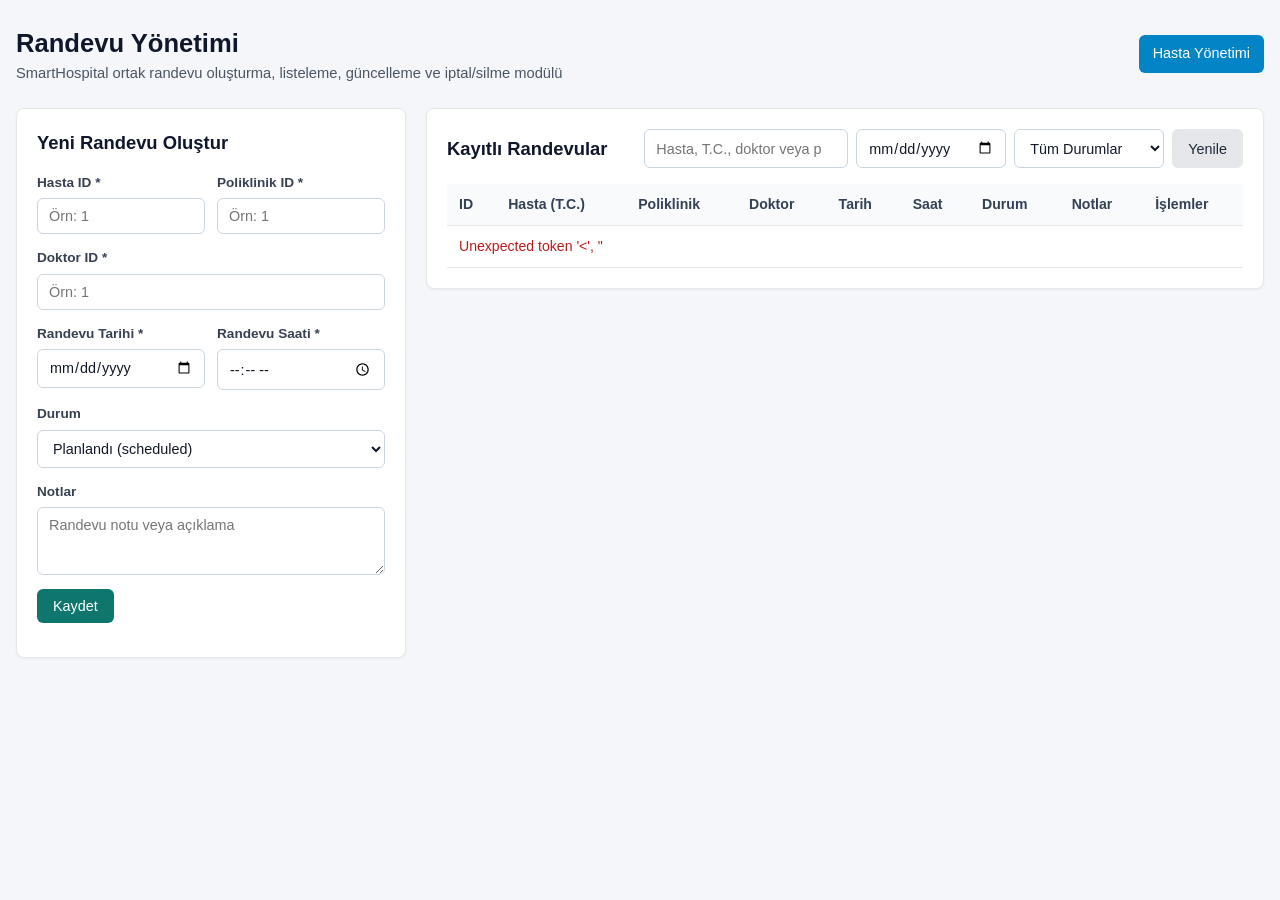
<file: SmartHospital/SmartHospital/frontend/appointments/index.html>
<!DOCTYPE html>
<html lang="tr">
<head>
  <meta charset="UTF-8" />
  <meta name="viewport" content="width=device-width, initial-scale=1.0" />
  <title>SmartHospital - Randevu Yönetimi</title>
  <link rel="stylesheet" href="appointments.css" />
</head>
<body>
  <div class="page-wrapper">
    <header class="page-header">
      <div>
        <h1>Randevu Yönetimi</h1>
        <p class="subtitle">SmartHospital ortak randevu oluşturma, listeleme, güncelleme ve iptal/silme modülü</p>
      </div>
      <nav class="top-nav">
        <a href="../patients/index.html" class="nav-link">Hasta Yönetimi</a>
      </nav>
    </header>

    <main class="content-grid">
      <section class="card form-card">
        <h2 id="formTitle">Yeni Randevu Oluştur</h2>
        <form id="appointmentForm" novalidate>
          <input type="hidden" id="appointmentId" name="id" />

          <div class="form-row">
            <div class="form-group">
              <label for="patientId">Hasta ID *</label>
              <input type="number" id="patientId" name="patient_id" min="1" required placeholder="Örn: 1" />
            </div>

            <div class="form-group">
              <label for="clinicId">Poliklinik ID *</label>
              <input type="number" id="clinicId" name="clinic_id" min="1" required placeholder="Örn: 1" />
            </div>
          </div>

          <div class="form-group">
            <label for="doctorId">Doktor ID *</label>
            <input type="number" id="doctorId" name="doctor_id" min="1" required placeholder="Örn: 1" />
          </div>

          <div class="form-row">
            <div class="form-group">
              <label for="appointmentDate">Randevu Tarihi *</label>
              <input type="date" id="appointmentDate" name="appointment_date" required />
            </div>

            <div class="form-group">
              <label for="appointmentTime">Randevu Saati *</label>
              <input type="time" id="appointmentTime" name="appointment_time" required />
            </div>
          </div>

          <div class="form-group">
            <label for="status">Durum</label>
            <select id="status" name="status">
              <option value="scheduled">Planlandı (scheduled)</option>
              <option value="completed">Tamamlandı (completed)</option>
              <option value="cancelled">İptal Edildi (cancelled)</option>
            </select>
          </div>

          <div class="form-group">
            <label for="notes">Notlar</label>
            <textarea id="notes" name="notes" rows="3" placeholder="Randevu notu veya açıklama"></textarea>
          </div>

          <div class="form-actions">
            <button type="submit" id="submitBtn" class="btn btn-primary">Kaydet</button>
            <button type="button" id="cancelEditBtn" class="btn btn-secondary hidden">İptal</button>
          </div>
        </form>
        <div id="formFeedback" class="feedback" role="status" aria-live="polite"></div>
      </section>

      <section class="card list-card">
        <div class="list-header">
          <h2>Kayıtlı Randevular</h2>
          <div class="filter-bar">
            <input type="search" id="searchInput" placeholder="Hasta, T.C., doktor veya poliklinik ara..." />
            <input type="date" id="dateFilter" />
            <select id="statusFilter">
              <option value="">Tüm Durumlar</option>
              <option value="scheduled">Planlandı</option>
              <option value="completed">Tamamlandı</option>
              <option value="cancelled">İptal Edildi</option>
            </select>
            <button type="button" id="refreshBtn" class="btn btn-secondary">Yenile</button>
          </div>
        </div>

        <div class="table-container">
          <table class="data-table">
            <thead>
              <tr>
                <th>ID</th>
                <th>Hasta (T.C.)</th>
                <th>Poliklinik</th>
                <th>Doktor</th>
                <th>Tarih</th>
                <th>Saat</th>
                <th>Durum</th>
                <th>Notlar</th>
                <th>İşlemler</th>
              </tr>
            </thead>
            <tbody id="appointmentsTableBody">
              <tr>
                <td colspan="9" class="empty-row">Randevular yükleniyor...</td>
              </tr>
            </tbody>
          </table>
        </div>
      </section>
    </main>
  </div>

  <script src="appointments.js"></script>
</body>
</html>
</file>
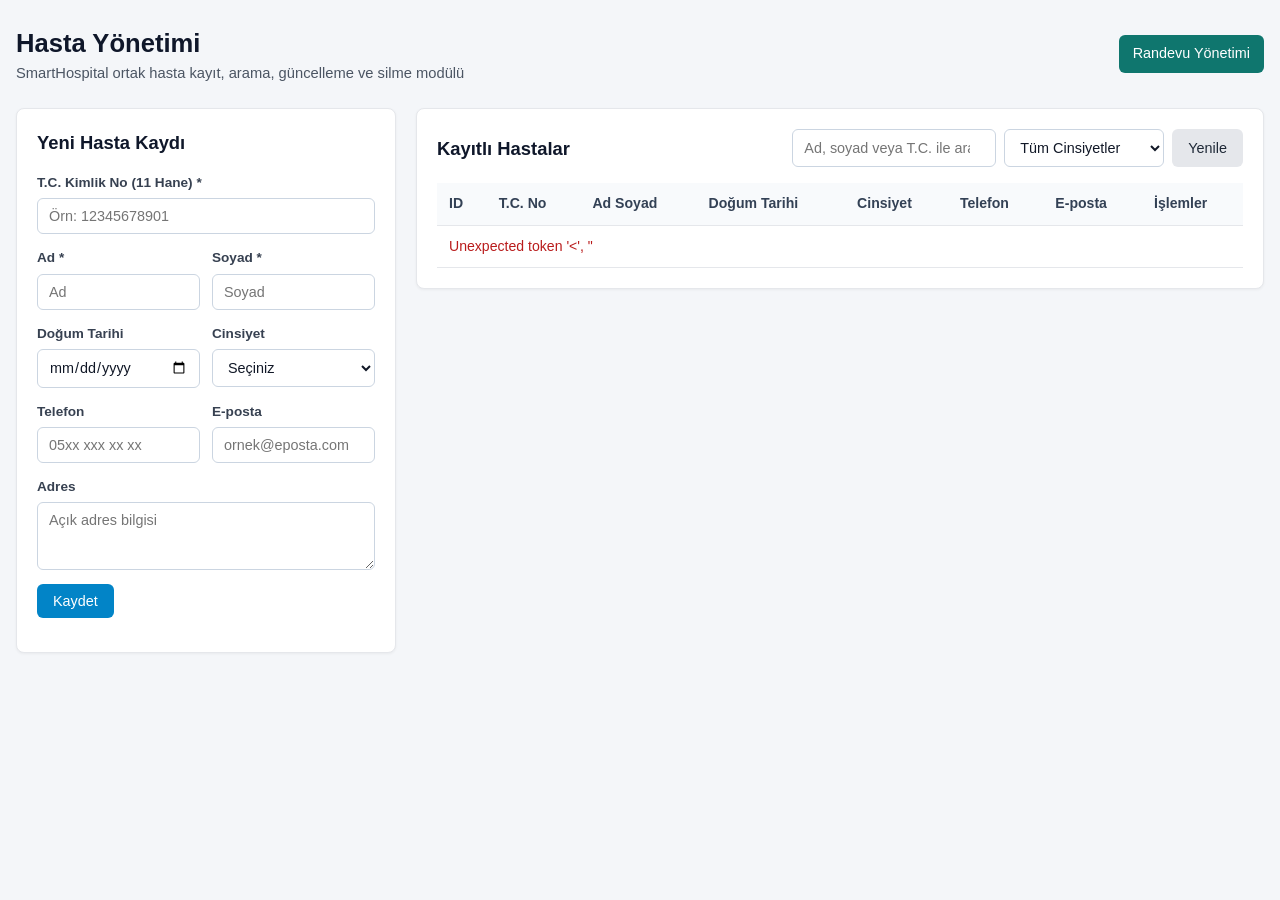
<file: SmartHospital/SmartHospital/frontend/patients/index.html>
<!DOCTYPE html>
<html lang="tr">
<head>
  <meta charset="UTF-8" />
  <meta name="viewport" content="width=device-width, initial-scale=1.0" />
  <title>SmartHospital - Hasta Yönetimi</title>
  <link rel="stylesheet" href="patients.css" />
</head>
<body>
  <div class="page-wrapper">
    <header class="page-header">
      <div>
        <h1>Hasta Yönetimi</h1>
        <p class="subtitle">SmartHospital ortak hasta kayıt, arama, güncelleme ve silme modülü</p>
      </div>
      <nav class="top-nav">
        <a href="../appointments/index.html" class="nav-link">Randevu Yönetimi</a>
      </nav>
    </header>

    <main class="content-grid">
      <section class="card form-card">
        <h2 id="formTitle">Yeni Hasta Kaydı</h2>
        <form id="patientForm" novalidate>
          <input type="hidden" id="patientId" name="id" />

          <div class="form-group">
            <label for="tcNo">T.C. Kimlik No (11 Hane) *</label>
            <input type="text" id="tcNo" name="tc_no" maxlength="11" inputmode="numeric" required placeholder="Örn: 12345678901" />
          </div>

          <div class="form-row">
            <div class="form-group">
              <label for="firstName">Ad *</label>
              <input type="text" id="firstName" name="first_name" maxlength="80" required placeholder="Ad" />
            </div>

            <div class="form-group">
              <label for="lastName">Soyad *</label>
              <input type="text" id="lastName" name="last_name" maxlength="80" required placeholder="Soyad" />
            </div>
          </div>

          <div class="form-row">
            <div class="form-group">
              <label for="birthDate">Doğum Tarihi</label>
              <input type="date" id="birthDate" name="birth_date" />
            </div>

            <div class="form-group">
              <label for="gender">Cinsiyet</label>
              <select id="gender" name="gender">
                <option value="">Seçiniz</option>
                <option value="female">Kadın</option>
                <option value="male">Erkek</option>
                <option value="other">Diğer</option>
              </select>
            </div>
          </div>

          <div class="form-row">
            <div class="form-group">
              <label for="phone">Telefon</label>
              <input type="text" id="phone" name="phone" maxlength="30" placeholder="05xx xxx xx xx" />
            </div>

            <div class="form-group">
              <label for="email">E-posta</label>
              <input type="email" id="email" name="email" maxlength="150" placeholder="ornek@eposta.com" />
            </div>
          </div>

          <div class="form-group">
            <label for="address">Adres</label>
            <textarea id="address" name="address" rows="3" placeholder="Açık adres bilgisi"></textarea>
          </div>

          <div class="form-actions">
            <button type="submit" id="submitBtn" class="btn btn-primary">Kaydet</button>
            <button type="button" id="cancelEditBtn" class="btn btn-secondary hidden">İptal</button>
          </div>
        </form>
        <div id="formFeedback" class="feedback" role="status" aria-live="polite"></div>
      </section>

      <section class="card list-card">
        <div class="list-header">
          <h2>Kayıtlı Hastalar</h2>
          <div class="filter-bar">
            <input type="search" id="searchInput" placeholder="Ad, soyad veya T.C. ile ara..." />
            <select id="genderFilter">
              <option value="">Tüm Cinsiyetler</option>
              <option value="female">Kadın</option>
              <option value="male">Erkek</option>
              <option value="other">Diğer</option>
            </select>
            <button type="button" id="refreshBtn" class="btn btn-secondary">Yenile</button>
          </div>
        </div>

        <div class="table-container">
          <table class="data-table">
            <thead>
              <tr>
                <th>ID</th>
                <th>T.C. No</th>
                <th>Ad Soyad</th>
                <th>Doğum Tarihi</th>
                <th>Cinsiyet</th>
                <th>Telefon</th>
                <th>E-posta</th>
                <th>İşlemler</th>
              </tr>
            </thead>
            <tbody id="patientsTableBody">
              <tr>
                <td colspan="8" class="empty-row">Kayıtlar yükleniyor...</td>
              </tr>
            </tbody>
          </table>
        </div>
      </section>
    </main>
  </div>

  <script src="patients.js"></script>
</body>
</html>
</file>
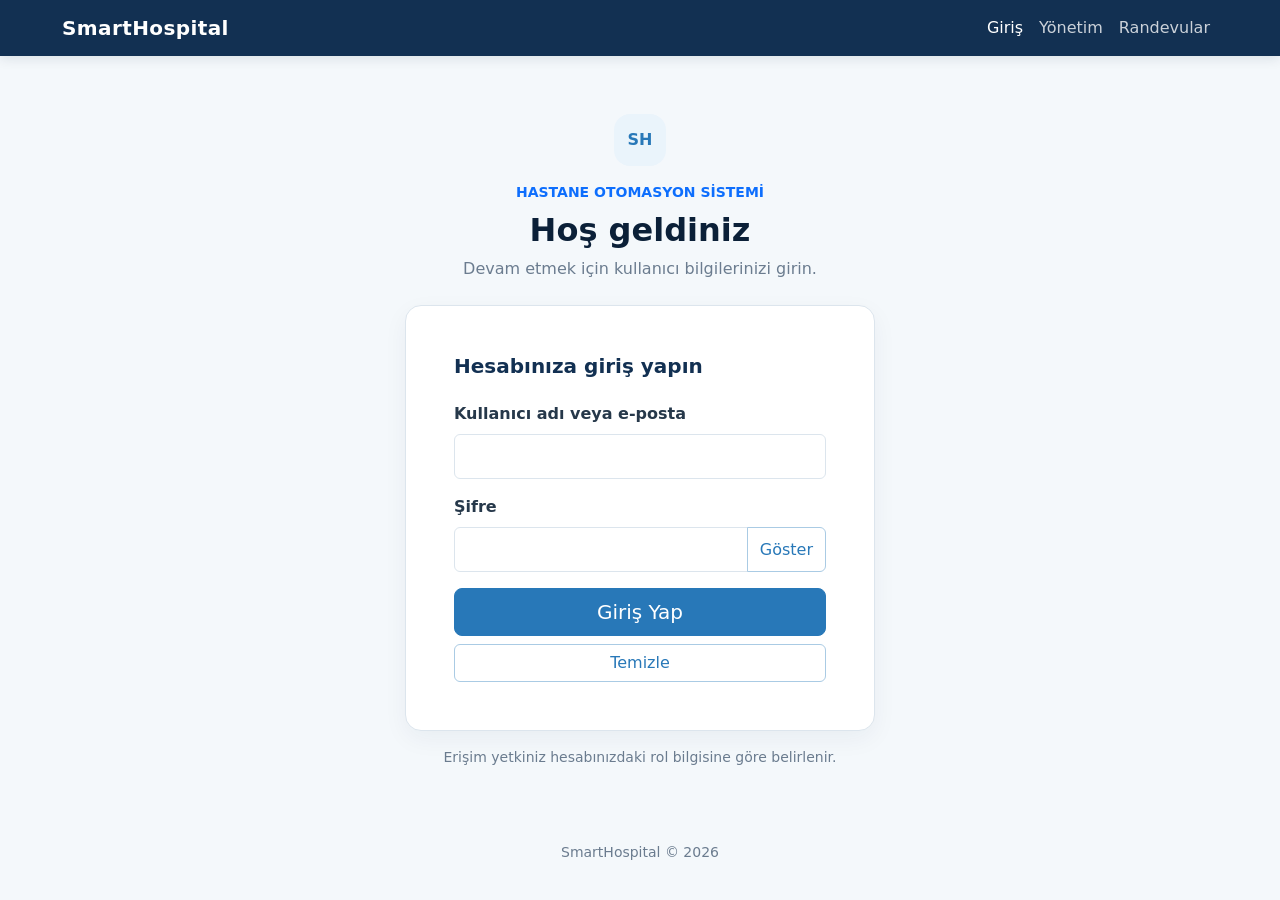
<file: views/login.html>
<!doctype html>
<html lang="tr">
<head>
    <meta charset="utf-8">
    <meta name="viewport" content="width=device-width, initial-scale=1">
    <meta name="description" content="SmartHospital hastane otomasyonu kullanıcı girişi">
    <title>Giriş Yap | SmartHospital</title>
    <link href="https://cdn.jsdelivr.net/npm/bootstrap@5.3.3/dist/css/bootstrap.min.css" rel="stylesheet">
    <link href="../assets/style.css" rel="stylesheet">
</head>
<body>
    <nav class="navbar navbar-expand-lg app-navbar">
        <div class="container page-container">
            <a class="navbar-brand" href="login.html">SmartHospital</a>
            <button class="navbar-toggler" type="button" data-bs-toggle="collapse" data-bs-target="#mainNavigation" aria-controls="mainNavigation" aria-expanded="false" aria-label="Menüyü aç veya kapat">
                <span class="navbar-toggler-icon"></span>
            </button>
            <div class="collapse navbar-collapse" id="mainNavigation">
                <div class="navbar-nav ms-auto">
                    <a class="nav-link active" aria-current="page" href="login.html">Giriş</a>
                    <a class="nav-link" href="yonetim.html">Yönetim</a>
                    <a class="nav-link" href="randevular.html">Randevular</a>
                </div>
            </div>
        </div>
    </nav>

    <main class="container page-container login-main d-flex flex-column justify-content-center py-5">
        <div class="login-wrap">
            <div class="login-heading text-center mb-4">
                <span class="login-brand-mark mb-3">SH</span>
                <p class="text-uppercase small fw-semibold text-primary mb-2">Hastane otomasyon sistemi</p>
                <h1 class="h2 fw-bold mb-2">Hoş geldiniz</h1>
                <p class="text-muted-custom mb-0">Devam etmek için kullanıcı bilgilerinizi girin.</p>
            </div>

            <section class="card hospital-card">
                <div class="card-body p-4 p-md-5">
                    <h2 class="h5 card-title mb-4">Hesabınıza giriş yapın</h2>
                    <form method="post" action="../api/login.php" data-login-form>
                        <div class="mb-3">
                            <label for="identifier" class="form-label">Kullanıcı adı veya e-posta</label>
                            <input type="text" class="form-control" id="identifier" name="identifier" autocomplete="username" required>
                        </div>
                        <div class="mb-3">
                            <label for="password" class="form-label">Şifre</label>
                            <div class="input-group">
                                <input type="password" class="form-control" id="password" name="password" autocomplete="current-password" required>
                                <button class="btn btn-outline-primary" type="button" data-password-toggle aria-controls="password" aria-pressed="false">Göster</button>
                            </div>
                        </div>
                        <div class="d-grid gap-2">
                            <button type="submit" class="btn btn-primary btn-lg">Giriş Yap</button>
                            <button type="reset" class="btn btn-outline-primary">Temizle</button>
                        </div>
                        <div class="alert alert-danger mt-3 mb-0 d-none" role="alert" aria-live="assertive" data-login-feedback></div>
                    </form>
                </div>
            </section>
            <p class="small text-center text-muted-custom mt-3 mb-0">Erişim yetkiniz hesabınızdaki rol bilgisine göre belirlenir.</p>
        </div>
    </main>

    <footer class="app-footer text-center py-3">SmartHospital &copy; 2026</footer>
    <script src="https://cdn.jsdelivr.net/npm/bootstrap@5.3.3/dist/js/bootstrap.bundle.min.js"></script>
    <script src="../assets/app.js" defer></script>
</body>
</html>
</file>
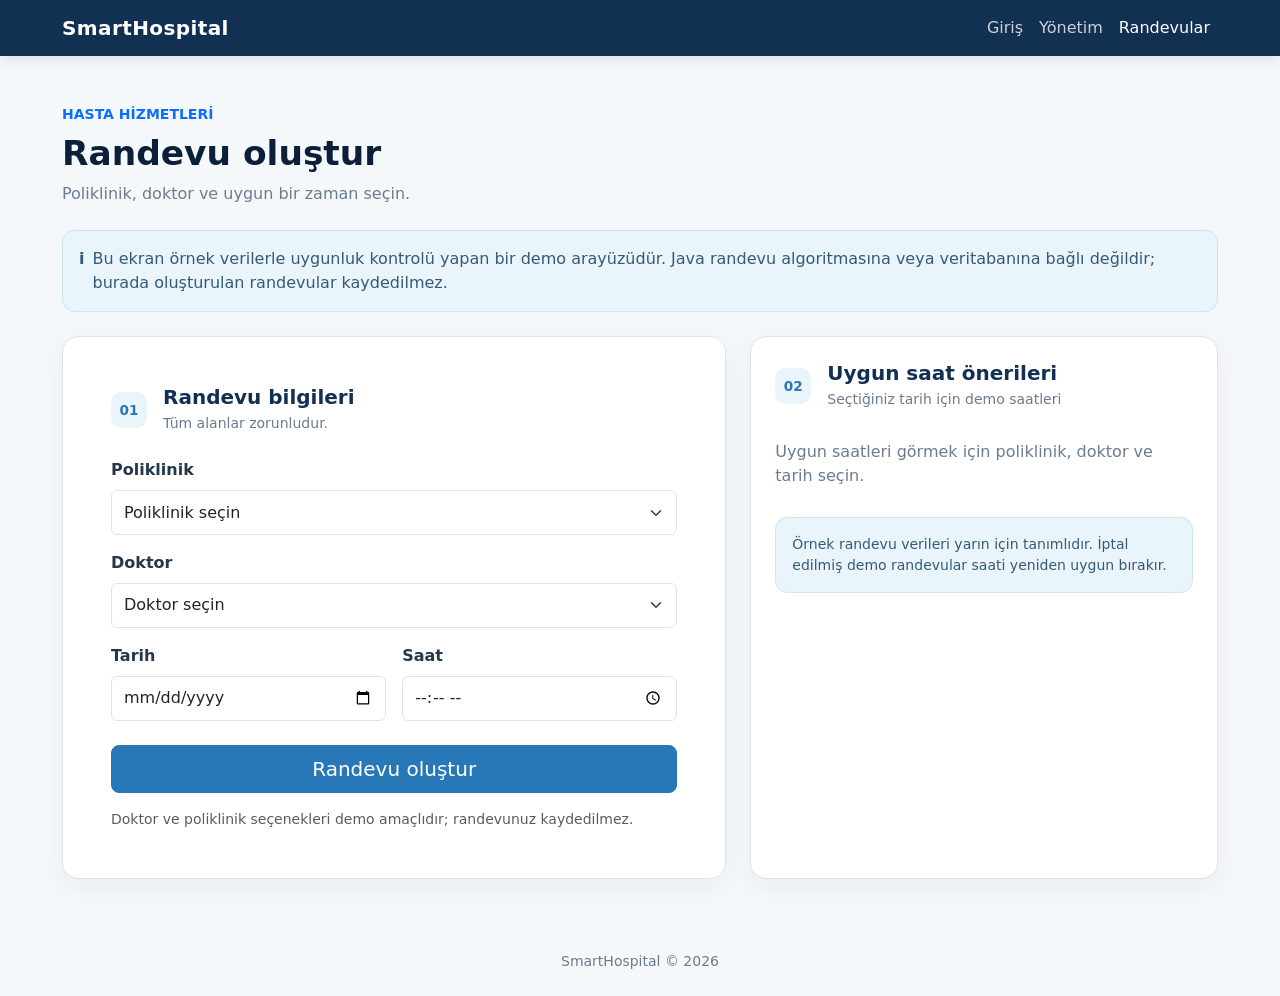
<file: views/randevular.html>
<!doctype html>
<html lang="tr">
<head>
    <meta charset="utf-8">
    <meta name="viewport" content="width=device-width, initial-scale=1">
    <meta name="description" content="SmartHospital randevu oluşturma arayüzü">
    <title>Randevular | SmartHospital</title>
    <link href="https://cdn.jsdelivr.net/npm/bootstrap@5.3.3/dist/css/bootstrap.min.css" rel="stylesheet">
    <link href="../assets/style.css" rel="stylesheet">
</head>
<body>
    <nav class="navbar navbar-expand-lg app-navbar">
        <div class="container page-container">
            <a class="navbar-brand" href="login.html">SmartHospital</a>
            <button class="navbar-toggler" type="button" data-bs-toggle="collapse" data-bs-target="#mainNavigation" aria-controls="mainNavigation" aria-expanded="false" aria-label="Menüyü aç veya kapat">
                <span class="navbar-toggler-icon"></span>
            </button>
            <div class="collapse navbar-collapse" id="mainNavigation">
                <div class="navbar-nav ms-auto">
                    <a class="nav-link" href="login.html">Giriş</a>
                    <a class="nav-link" href="yonetim.html">Yönetim</a>
                    <a class="nav-link active" aria-current="page" href="randevular.html">Randevular</a>
                </div>
            </div>
        </div>
    </nav>

    <main class="container page-container py-4 py-lg-5">
        <header class="page-heading">
            <p class="text-uppercase small fw-semibold text-primary mb-2">Hasta hizmetleri</p>
            <h1>Randevu oluştur</h1>
            <p class="mb-0">Poliklinik, doktor ve uygun bir zaman seçin.</p>
        </header>

        <div class="alert info-panel d-flex align-items-start gap-2 mb-4" role="note">
            <span class="fw-bold" aria-hidden="true">i</span>
            <p class="mb-0">Bu ekran örnek verilerle uygunluk kontrolü yapan bir demo arayüzüdür. Java randevu algoritmasına veya veritabanına bağlı değildir; burada oluşturulan randevular kaydedilmez.</p>
        </div>

        <div class="row g-4">
            <div class="col-12 col-lg-7">
                <section class="card hospital-card">
                    <div class="card-body p-4 p-lg-5">
                        <div class="d-flex align-items-center gap-3 mb-4">
                            <span class="section-icon" aria-hidden="true">01</span>
                            <div>
                                <h2 class="h5 card-title mb-1">Randevu bilgileri</h2>
                                <p class="small text-muted-custom mb-0">Tüm alanlar zorunludur.</p>
                            </div>
                        </div>
                        <form data-demo-form data-scheduler-form novalidate>
                            <div class="mb-3">
                                <label for="appointmentClinic" class="form-label">Poliklinik</label>
                                <select class="form-select" id="appointmentClinic" name="clinic" required>
                                    <option value="" selected disabled>Poliklinik seçin</option>
                                    <option value="demo-dahiliye">Örnek: Dahiliye (demo)</option>
                                    <option value="demo-kardiyoloji">Örnek: Kardiyoloji (demo)</option>
                                </select>
                                <div class="invalid-feedback">Bir poliklinik seçin.</div>
                            </div>
                            <div class="mb-3">
                                <label for="appointmentDoctor" class="form-label">Doktor</label>
                                <select class="form-select" id="appointmentDoctor" name="doctor" required>
                                    <option value="" selected disabled>Doktor seçin</option>
                                    <option value="demo-doctor-1" data-clinic="demo-dahiliye">Örnek: Dr. Ayşe Yılmaz (demo)</option>
                                    <option value="demo-doctor-2" data-clinic="demo-kardiyoloji">Örnek: Dr. Mehmet Demir (demo)</option>
                                </select>
                                <div class="invalid-feedback">Bir doktor seçin.</div>
                            </div>
                            <div class="row g-3 mb-4">
                                <div class="col-sm-6">
                                    <label for="appointmentDate" class="form-label">Tarih</label>
                                    <input type="date" class="form-control" id="appointmentDate" name="date" data-no-past required>
                                    <div class="invalid-feedback">Bugün veya ileri bir tarih seçin.</div>
                                </div>
                                <div class="col-sm-6">
                                    <label for="appointmentTime" class="form-label">Saat</label>
                                    <input type="time" class="form-control" id="appointmentTime" name="time" required>
                                    <div class="invalid-feedback">Bir saat seçin.</div>
                                </div>
                            </div>
                            <button type="submit" class="btn btn-primary btn-lg w-100">Randevu oluştur</button>
                            <div class="alert alert-info mt-3 mb-0 d-none" role="status" aria-live="polite" data-form-feedback></div>
                            <p class="form-text mb-0 mt-3">Doktor ve poliklinik seçenekleri demo amaçlıdır; randevunuz kaydedilmez.</p>
                        </form>
                    </div>
                </section>
            </div>

            <div class="col-12 col-lg-5">
                <aside class="card hospital-card h-100" aria-labelledby="suggestionsTitle">
                    <div class="card-body p-4">
                        <div class="d-flex align-items-center gap-3 mb-3">
                            <span class="section-icon" aria-hidden="true">02</span>
                            <div>
                                <h2 class="h5 card-title mb-1" id="suggestionsTitle">Uygun saat önerileri</h2>
                                <p class="small text-muted-custom mb-0">Seçtiğiniz tarih için demo saatleri</p>
                            </div>
                        </div>
                        <ul class="suggestion-list" id="availableTimes" aria-live="polite">
                            <li class="text-muted-custom">Poliklinik, doktor ve tarih seçince öneriler burada gösterilecek.</li>
                        </ul>
                        <div class="info-panel p-3 mt-3 small">
                            Örnek randevu verileri yarın için tanımlıdır. İptal edilmiş demo randevular saati yeniden uygun bırakır.
                        </div>
                    </div>
                </aside>
            </div>
        </div>
    </main>

    <footer class="app-footer text-center py-4">SmartHospital &copy; 2026</footer>
    <script src="https://cdn.jsdelivr.net/npm/bootstrap@5.3.3/dist/js/bootstrap.bundle.min.js"></script>
    <script src="../assets/app.js" defer></script>
</body>
</html>
</file>
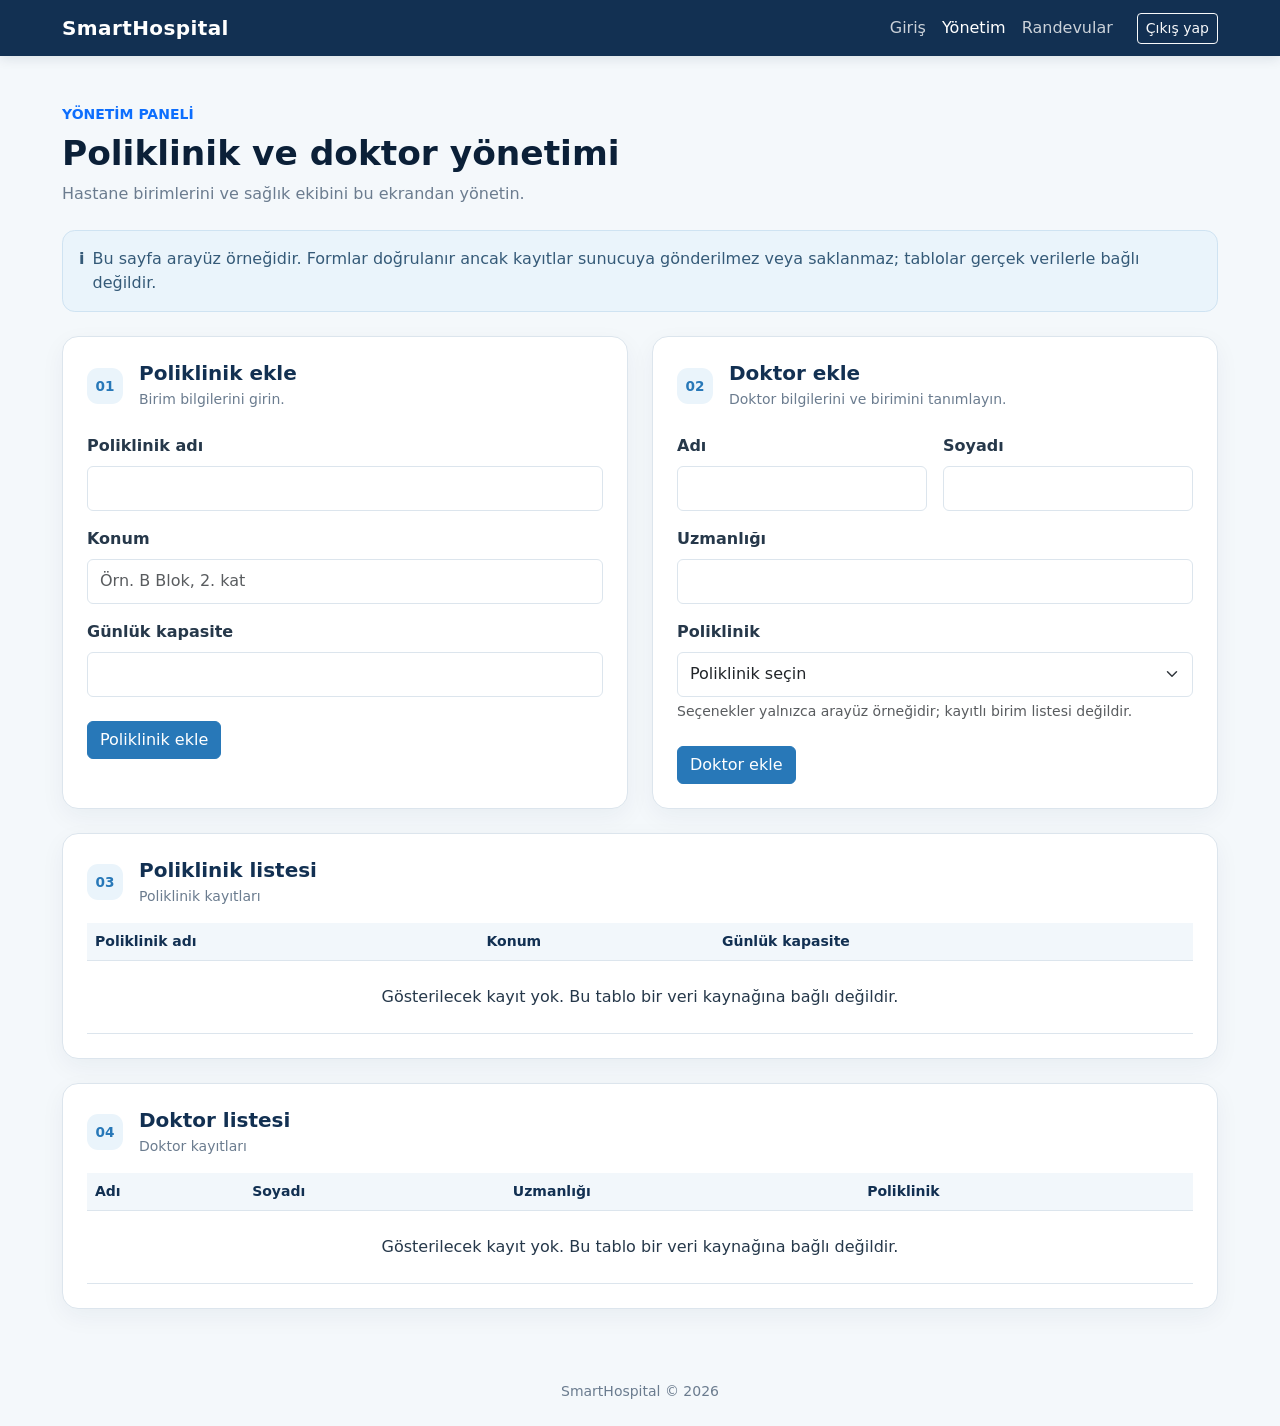
<file: views/yonetim.html>
<!doctype html>
<html lang="tr">
<head>
    <meta charset="utf-8">
    <meta name="viewport" content="width=device-width, initial-scale=1">
    <meta name="description" content="SmartHospital poliklinik ve doktor yönetimi">
    <title>Yönetim | SmartHospital</title>
    <link href="https://cdn.jsdelivr.net/npm/bootstrap@5.3.3/dist/css/bootstrap.min.css" rel="stylesheet">
    <link href="../assets/style.css" rel="stylesheet">
</head>
<body>
    <nav class="navbar navbar-expand-lg app-navbar">
        <div class="container page-container">
            <a class="navbar-brand" href="login.html">SmartHospital</a>
            <button class="navbar-toggler" type="button" data-bs-toggle="collapse" data-bs-target="#mainNavigation" aria-controls="mainNavigation" aria-expanded="false" aria-label="Menüyü aç veya kapat">
                <span class="navbar-toggler-icon"></span>
            </button>
            <div class="collapse navbar-collapse" id="mainNavigation">
                <div class="navbar-nav ms-auto">
                    <a class="nav-link" href="login.html">Giriş</a>
                    <a class="nav-link active" aria-current="page" href="yonetim.html">Yönetim</a>
                    <a class="nav-link" href="randevular.html">Randevular</a>
                </div>
                <form class="d-flex ms-lg-3" method="post" action="../api/logout.php">
                    <button class="btn btn-outline-light btn-sm" type="submit">Çıkış yap</button>
                </form>
            </div>
        </div>
    </nav>

    <main class="container page-container py-4 py-lg-5">
        <header class="page-heading">
            <p class="text-uppercase small fw-semibold text-primary mb-2">Yönetim paneli</p>
            <h1>Poliklinik ve doktor yönetimi</h1>
            <p class="mb-0">Hastane birimlerini ve sağlık ekibini bu ekrandan yönetin.</p>
        </header>

        <div class="alert info-panel d-flex align-items-start gap-2 mb-4" role="note">
            <span class="fw-bold" aria-hidden="true">i</span>
            <p class="mb-0">Bu sayfa arayüz örneğidir. Formlar doğrulanır ancak kayıtlar sunucuya gönderilmez veya saklanmaz; tablolar gerçek verilerle bağlı değildir.</p>
        </div>

        <div class="row g-4 mb-4">
            <div class="col-12 col-xl-6">
                <section class="card hospital-card h-100">
                    <div class="card-body p-4">
                        <div class="d-flex align-items-center gap-3 mb-4">
                            <span class="section-icon" aria-hidden="true">01</span>
                            <div>
                                <h2 class="h5 card-title mb-1">Poliklinik ekle</h2>
                                <p class="small text-muted-custom mb-0">Birim bilgilerini girin.</p>
                            </div>
                        </div>
                        <form data-demo-form data-success-message="Form doğrulandı; poliklinik kaydı bu arayüzde saklanmadı." novalidate>
                            <div class="mb-3">
                                <label for="clinicName" class="form-label">Poliklinik adı</label>
                                <input type="text" class="form-control" id="clinicName" name="clinicName" required>
                                <div class="invalid-feedback">Poliklinik adını girin.</div>
                            </div>
                            <div class="mb-3">
                                <label for="clinicLocation" class="form-label">Konum</label>
                                <input type="text" class="form-control" id="clinicLocation" name="clinicLocation" placeholder="Örn. B Blok, 2. kat" required>
                                <div class="invalid-feedback">Poliklinik konumunu girin.</div>
                            </div>
                            <div class="mb-4">
                                <label for="dailyCapacity" class="form-label">Günlük kapasite</label>
                                <input type="number" class="form-control" id="dailyCapacity" name="dailyCapacity" min="1" step="1" inputmode="numeric" required>
                                <div class="invalid-feedback">En az 1 olan geçerli bir kapasite girin.</div>
                            </div>
                            <button type="submit" class="btn btn-primary">Poliklinik ekle</button>
                            <div class="alert alert-info mt-3 mb-0 d-none" role="status" aria-live="polite" data-form-feedback></div>
                        </form>
                    </div>
                </section>
            </div>

            <div class="col-12 col-xl-6">
                <section class="card hospital-card h-100">
                    <div class="card-body p-4">
                        <div class="d-flex align-items-center gap-3 mb-4">
                            <span class="section-icon" aria-hidden="true">02</span>
                            <div>
                                <h2 class="h5 card-title mb-1">Doktor ekle</h2>
                                <p class="small text-muted-custom mb-0">Doktor bilgilerini ve birimini tanımlayın.</p>
                            </div>
                        </div>
                        <form data-demo-form data-success-message="Form doğrulandı; doktor kaydı bu arayüzde saklanmadı." novalidate>
                            <div class="row g-3">
                                <div class="col-sm-6">
                                    <label for="doctorFirstName" class="form-label">Adı</label>
                                    <input type="text" class="form-control" id="doctorFirstName" name="doctorFirstName" autocomplete="given-name" required>
                                    <div class="invalid-feedback">Doktorun adını girin.</div>
                                </div>
                                <div class="col-sm-6">
                                    <label for="doctorLastName" class="form-label">Soyadı</label>
                                    <input type="text" class="form-control" id="doctorLastName" name="doctorLastName" autocomplete="family-name" required>
                                    <div class="invalid-feedback">Doktorun soyadını girin.</div>
                                </div>
                                <div class="col-12">
                                    <label for="doctorSpecialty" class="form-label">Uzmanlığı</label>
                                    <input type="text" class="form-control" id="doctorSpecialty" name="doctorSpecialty" required>
                                    <div class="invalid-feedback">Uzmanlık bilgisini girin.</div>
                                </div>
                                <div class="col-12">
                                    <label for="doctorClinic" class="form-label">Poliklinik</label>
                                    <select class="form-select" id="doctorClinic" name="doctorClinic" required>
                                        <option value="" selected disabled>Poliklinik seçin</option>
                                        <option value="demo-dahiliye">Örnek: Dahiliye (demo)</option>
                                        <option value="demo-kardiyoloji">Örnek: Kardiyoloji (demo)</option>
                                    </select>
                                    <div class="invalid-feedback">Bir poliklinik seçin.</div>
                                    <div class="form-text">Seçenekler yalnızca arayüz örneğidir; kayıtlı birim listesi değildir.</div>
                                </div>
                            </div>
                            <button type="submit" class="btn btn-primary mt-4">Doktor ekle</button>
                            <div class="alert alert-info mt-3 mb-0 d-none" role="status" aria-live="polite" data-form-feedback></div>
                        </form>
                    </div>
                </section>
            </div>
        </div>

        <div class="row g-4">
            <div class="col-12">
                <section class="card hospital-card">
                    <div class="card-body p-4">
                        <div class="d-flex align-items-center gap-3 mb-3">
                            <span class="section-icon" aria-hidden="true">03</span>
                            <div>
                                <h2 class="h5 card-title mb-1">Poliklinik listesi</h2>
                                <p class="small text-muted-custom mb-0">Poliklinik kayıtları</p>
                            </div>
                        </div>
                        <div class="table-responsive">
                            <table class="table table-hover mb-0">
                                <thead>
                                    <tr>
                                        <th scope="col">Poliklinik adı</th>
                                        <th scope="col">Konum</th>
                                        <th scope="col">Günlük kapasite</th>
                                    </tr>
                                </thead>
                                <tbody>
                                    <tr class="empty-state">
                                        <td colspan="3">Gösterilecek kayıt yok. Bu tablo bir veri kaynağına bağlı değildir.</td>
                                    </tr>
                                </tbody>
                            </table>
                        </div>
                    </div>
                </section>
            </div>
            <div class="col-12">
                <section class="card hospital-card">
                    <div class="card-body p-4">
                        <div class="d-flex align-items-center gap-3 mb-3">
                            <span class="section-icon" aria-hidden="true">04</span>
                            <div>
                                <h2 class="h5 card-title mb-1">Doktor listesi</h2>
                                <p class="small text-muted-custom mb-0">Doktor kayıtları</p>
                            </div>
                        </div>
                        <div class="table-responsive">
                            <table class="table table-hover mb-0">
                                <thead>
                                    <tr>
                                        <th scope="col">Adı</th>
                                        <th scope="col">Soyadı</th>
                                        <th scope="col">Uzmanlığı</th>
                                        <th scope="col">Poliklinik</th>
                                    </tr>
                                </thead>
                                <tbody>
                                    <tr class="empty-state">
                                        <td colspan="4">Gösterilecek kayıt yok. Bu tablo bir veri kaynağına bağlı değildir.</td>
                                    </tr>
                                </tbody>
                            </table>
                        </div>
                    </div>
                </section>
            </div>
        </div>
    </main>

    <footer class="app-footer text-center py-4">SmartHospital &copy; 2026</footer>
    <script src="https://cdn.jsdelivr.net/npm/bootstrap@5.3.3/dist/js/bootstrap.bundle.min.js"></script>
    <script src="../assets/app.js" defer></script>
</body>
</html>
</file>
<file: SmartHospital/SmartHospital/frontend/appointments/appointments.css>
* {
  box-sizing: border-box;
  margin: 0;
  padding: 0;
}

body {
  font-family: Arial, Helvetica, sans-serif;
  background-color: #f4f6f9;
  color: #1f2937;
  line-height: 1.5;
}

.page-wrapper {
  max-width: 1320px;
  margin: 0 auto;
  padding: 24px 16px;
}

.page-header {
  display: flex;
  justify-content: space-between;
  align-items: center;
  flex-wrap: wrap;
  gap: 12px;
  margin-bottom: 24px;
}

.page-header h1 {
  font-size: 1.6rem;
  color: #0f172a;
}

.subtitle {
  font-size: 0.92rem;
  color: #4b5563;
}

.nav-link {
  display: inline-block;
  padding: 8px 14px;
  background-color: #0284c7;
  color: #ffffff;
  text-decoration: none;
  border-radius: 6px;
  font-size: 0.9rem;
}

.nav-link:hover {
  background-color: #0369a1;
}

.content-grid {
  display: grid;
  grid-template-columns: 390px 1fr;
  gap: 20px;
  align-items: start;
}

.card {
  background-color: #ffffff;
  border: 1px solid #e5e7eb;
  border-radius: 8px;
  padding: 20px;
  box-shadow: 0 1px 3px rgba(0, 0, 0, 0.05);
}

.card h2 {
  font-size: 1.15rem;
  margin-bottom: 16px;
  color: #0f172a;
}

.form-group {
  display: flex;
  flex-direction: column;
  margin-bottom: 14px;
}

.form-row {
  display: grid;
  grid-template-columns: 1fr 1fr;
  gap: 12px;
}

label {
  font-size: 0.85rem;
  font-weight: 600;
  margin-bottom: 5px;
  color: #374151;
}

input,
select,
textarea {
  width: 100%;
  padding: 9px 11px;
  border: 1px solid #cbd5e1;
  border-radius: 6px;
  font-size: 0.9rem;
  font-family: inherit;
  background-color: #ffffff;
  color: #111827;
}

input:focus,
select:focus,
textarea:focus {
  outline: none;
  border-color: #0f766e;
}

.form-actions {
  display: flex;
  gap: 10px;
  margin-top: 6px;
}

.btn {
  padding: 9px 16px;
  border: none;
  border-radius: 6px;
  font-size: 0.9rem;
  cursor: pointer;
}

.btn-primary {
  background-color: #0f766e;
  color: #ffffff;
}

.btn-primary:hover {
  background-color: #115e59;
}

.btn-secondary {
  background-color: #e5e7eb;
  color: #1f2937;
}

.btn-secondary:hover {
  background-color: #d1d5db;
}

.btn-sm {
  padding: 5px 10px;
  font-size: 0.8rem;
}

.btn-edit {
  background-color: #eab308;
  color: #111827;
}

.btn-danger {
  background-color: #dc2626;
  color: #ffffff;
}

.hidden {
  display: none;
}

.feedback {
  margin-top: 14px;
  font-size: 0.88rem;
  font-weight: 600;
}

.feedback-success {
  color: #15803d;
}

.feedback-error {
  color: #b91c1c;
}

.list-header {
  display: flex;
  justify-content: space-between;
  align-items: center;
  flex-wrap: wrap;
  gap: 12px;
  margin-bottom: 16px;
}

.list-header h2 {
  margin-bottom: 0;
}

.filter-bar {
  display: flex;
  flex-wrap: wrap;
  gap: 8px;
}

.filter-bar input,
.filter-bar select {
  width: auto;
  min-width: 150px;
}

.table-container {
  overflow-x: auto;
}

.data-table {
  width: 100%;
  border-collapse: collapse;
  font-size: 0.88rem;
}

.data-table th,
.data-table td {
  padding: 10px 12px;
  border-bottom: 1px solid #e5e7eb;
  text-align: left;
  vertical-align: middle;
}

.data-table th {
  background-color: #f8fafc;
  font-weight: 700;
  color: #334155;
}

.actions-cell {
  white-space: nowrap;
}

.actions-cell button + button {
  margin-left: 6px;
}

.empty-row {
  text-align: center;
  color: #6b7280;
  padding: 20px;
}

.error-text {
  color: #b91c1c;
}

@media (max-width: 960px) {
  .content-grid {
    grid-template-columns: 1fr;
  }
}
</file>
<file: SmartHospital/SmartHospital/frontend/patients/patients.css>
* {
  box-sizing: border-box;
  margin: 0;
  padding: 0;
}

body {
  font-family: Arial, Helvetica, sans-serif;
  background-color: #f4f6f9;
  color: #1f2937;
  line-height: 1.5;
}

.page-wrapper {
  max-width: 1280px;
  margin: 0 auto;
  padding: 24px 16px;
}

.page-header {
  display: flex;
  justify-content: space-between;
  align-items: center;
  flex-wrap: wrap;
  gap: 12px;
  margin-bottom: 24px;
}

.page-header h1 {
  font-size: 1.6rem;
  color: #0f172a;
}

.subtitle {
  font-size: 0.92rem;
  color: #4b5563;
}

.nav-link {
  display: inline-block;
  padding: 8px 14px;
  background-color: #0f766e;
  color: #ffffff;
  text-decoration: none;
  border-radius: 6px;
  font-size: 0.9rem;
}

.nav-link:hover {
  background-color: #115e59;
}

.content-grid {
  display: grid;
  grid-template-columns: 380px 1fr;
  gap: 20px;
  align-items: start;
}

.card {
  background-color: #ffffff;
  border: 1px solid #e5e7eb;
  border-radius: 8px;
  padding: 20px;
  box-shadow: 0 1px 3px rgba(0, 0, 0, 0.05);
}

.card h2 {
  font-size: 1.15rem;
  margin-bottom: 16px;
  color: #0f172a;
}

.form-group {
  display: flex;
  flex-direction: column;
  margin-bottom: 14px;
}

.form-row {
  display: grid;
  grid-template-columns: 1fr 1fr;
  gap: 12px;
}

label {
  font-size: 0.85rem;
  font-weight: 600;
  margin-bottom: 5px;
  color: #374151;
}

input,
select,
textarea {
  width: 100%;
  padding: 9px 11px;
  border: 1px solid #cbd5e1;
  border-radius: 6px;
  font-size: 0.9rem;
  font-family: inherit;
  background-color: #ffffff;
  color: #111827;
}

input:focus,
select:focus,
textarea:focus {
  outline: none;
  border-color: #0284c7;
}

.form-actions {
  display: flex;
  gap: 10px;
  margin-top: 6px;
}

.btn {
  padding: 9px 16px;
  border: none;
  border-radius: 6px;
  font-size: 0.9rem;
  cursor: pointer;
}

.btn-primary {
  background-color: #0284c7;
  color: #ffffff;
}

.btn-primary:hover {
  background-color: #0369a1;
}

.btn-secondary {
  background-color: #e5e7eb;
  color: #1f2937;
}

.btn-secondary:hover {
  background-color: #d1d5db;
}

.btn-sm {
  padding: 5px 10px;
  font-size: 0.8rem;
}

.btn-edit {
  background-color: #eab308;
  color: #111827;
}

.btn-danger {
  background-color: #dc2626;
  color: #ffffff;
}

.hidden {
  display: none;
}

.feedback {
  margin-top: 14px;
  font-size: 0.88rem;
  font-weight: 600;
}

.feedback-success {
  color: #15803d;
}

.feedback-error {
  color: #b91c1c;
}

.list-header {
  display: flex;
  justify-content: space-between;
  align-items: center;
  flex-wrap: wrap;
  gap: 12px;
  margin-bottom: 16px;
}

.list-header h2 {
  margin-bottom: 0;
}

.filter-bar {
  display: flex;
  flex-wrap: wrap;
  gap: 8px;
}

.filter-bar input,
.filter-bar select {
  width: auto;
  min-width: 160px;
}

.table-container {
  overflow-x: auto;
}

.data-table {
  width: 100%;
  border-collapse: collapse;
  font-size: 0.88rem;
}

.data-table th,
.data-table td {
  padding: 10px 12px;
  border-bottom: 1px solid #e5e7eb;
  text-align: left;
  vertical-align: middle;
}

.data-table th {
  background-color: #f8fafc;
  font-weight: 700;
  color: #334155;
}

.actions-cell {
  white-space: nowrap;
}

.actions-cell button + button {
  margin-left: 6px;
}

.empty-row {
  text-align: center;
  color: #6b7280;
  padding: 20px;
}

.error-text {
  color: #b91c1c;
}

@media (max-width: 960px) {
  .content-grid {
    grid-template-columns: 1fr;
  }
}
</file>
<file: assets/style.css>
:root {
    --hospital-navy: #123052;
    --hospital-navy-dark: #0b2038;
    --hospital-blue: #2878b8;
    --hospital-blue-light: #eaf4fb;
    --hospital-text: #26384a;
    --hospital-muted: #6b7c8f;
    --hospital-border: #dce5ed;
    --hospital-background: #f4f8fb;
}

body {
    min-height: 100vh;
    background: var(--hospital-background);
    color: var(--hospital-text);
    font-family: system-ui, -apple-system, "Segoe UI", sans-serif;
}

.app-navbar {
    background: var(--hospital-navy);
    box-shadow: 0 2px 12px rgb(11 32 56 / 12%);
}

.app-navbar .navbar-brand,
.app-navbar .nav-link {
    color: #fff;
}

.app-navbar .navbar-brand {
    font-weight: 700;
    letter-spacing: 0.02em;
}

.app-navbar .nav-link {
    color: rgb(255 255 255 / 78%);
}

.app-navbar .nav-link:hover,
.app-navbar .nav-link:focus,
.app-navbar .nav-link.active {
    color: #fff;
}

.app-navbar .navbar-toggler {
    border-color: rgb(255 255 255 / 35%);
}

.app-navbar .navbar-toggler-icon {
    filter: brightness(0) invert(1);
}

.page-container {
    max-width: 1180px;
}

.page-heading {
    margin-bottom: 1.5rem;
}

.page-heading h1 {
    color: var(--hospital-navy-dark);
    font-size: clamp(1.65rem, 3vw, 2.15rem);
    font-weight: 700;
}

.page-heading p,
.text-muted-custom {
    color: var(--hospital-muted);
}

.hospital-card {
    border: 1px solid var(--hospital-border);
    border-radius: 1rem;
    box-shadow: 0 8px 24px rgb(18 48 82 / 5%);
}

.hospital-card .card-title {
    color: var(--hospital-navy);
    font-weight: 650;
}

.section-icon {
    display: inline-flex;
    width: 2.25rem;
    height: 2.25rem;
    align-items: center;
    justify-content: center;
    border-radius: 0.7rem;
    background: var(--hospital-blue-light);
    color: var(--hospital-blue);
    font-size: 0.85rem;
    font-weight: 700;
}

.form-label {
    color: var(--hospital-text);
    font-weight: 600;
}

.form-control,
.form-select {
    min-height: 2.8rem;
    border-color: var(--hospital-border);
}

.form-control:focus,
.form-select:focus {
    border-color: var(--hospital-blue);
    box-shadow: 0 0 0 0.2rem rgb(40 120 184 / 15%);
}

.btn-primary {
    --bs-btn-bg: var(--hospital-blue);
    --bs-btn-border-color: var(--hospital-blue);
    --bs-btn-hover-bg: #20689f;
    --bs-btn-hover-border-color: #20689f;
    --bs-btn-active-bg: #1b5b8d;
    --bs-btn-active-border-color: #1b5b8d;
}

.btn-outline-primary {
    --bs-btn-color: var(--hospital-blue);
    --bs-btn-border-color: #aacbe4;
    --bs-btn-hover-bg: var(--hospital-blue);
    --bs-btn-hover-border-color: var(--hospital-blue);
}

.table {
    --bs-table-color: var(--hospital-text);
    --bs-table-border-color: var(--hospital-border);
    vertical-align: middle;
}

.table thead th {
    background: #f2f7fb;
    color: var(--hospital-navy);
    font-size: 0.875rem;
    font-weight: 650;
    white-space: nowrap;
}

.empty-state {
    color: var(--hospital-muted);
    text-align: center;
}

.empty-state td {
    padding: 1.5rem 1rem;
}

.info-panel {
    border: 1px solid #cfe3f2;
    border-radius: 0.8rem;
    background: var(--hospital-blue-light);
    color: #355a78;
}

.suggestion-list {
    margin: 0;
    padding: 0;
    list-style: none;
}

.suggestion-list li {
    padding: 0.85rem 0;
    border-bottom: 1px solid var(--hospital-border);
}

.suggestion-list li:last-child {
    border-bottom: 0;
}

.login-wrap {
    width: min(100% - 2rem, 470px);
    margin-inline: auto;
}

.login-main {
    min-height: calc(100vh - 130px);
}

.login-heading h1 {
    color: var(--hospital-navy-dark);
}

.login-brand-mark {
    display: inline-flex;
    width: 3.25rem;
    height: 3.25rem;
    align-items: center;
    justify-content: center;
    border-radius: 1rem;
    background: var(--hospital-blue-light);
    color: var(--hospital-blue);
    font-size: 1rem;
    font-weight: 800;
}

.app-footer {
    color: var(--hospital-muted);
    font-size: 0.875rem;
}

@media (max-width: 575.98px) {
    .page-container {
        padding-inline: 1rem;
    }

    .hospital-card .card-body {
        padding: 1.15rem;
    }
}
</file>
